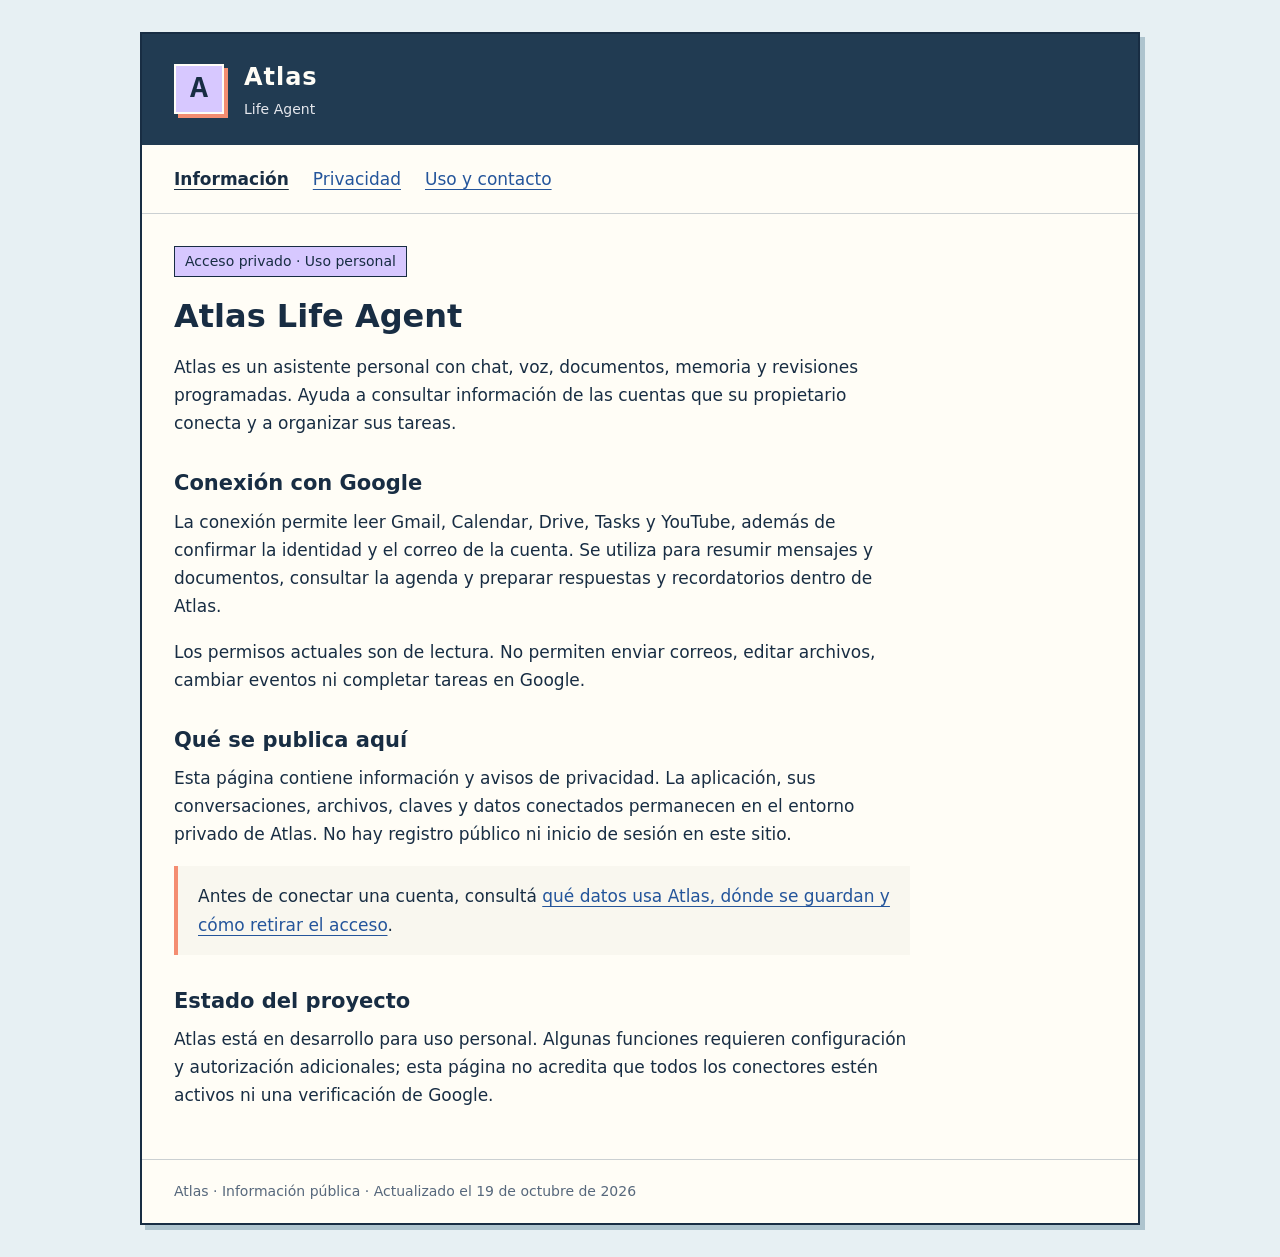
<file: index.html>
<!doctype html>
<html lang="es">
<head><meta charset="utf-8"><meta name="viewport" content="width=device-width,initial-scale=1"><meta name="description" content="Información, conexión con Google y privacidad de Atlas Life Agent, asistente personal de acceso privado."><meta name="referrer" content="no-referrer"><title>Atlas · Información</title><link rel="stylesheet" href="styles.css"></head>
<body><a class="skip" href="#contenido">Ir al contenido</a><div class="shell">
<header><span class="mark" aria-hidden="true">A</span><div><div class="brand">Atlas</div><p>Life Agent</p></div></header>
<nav aria-label="Información de Atlas"><a href="index.html" aria-current="page">Información</a><a href="privacidad.html">Privacidad</a><a href="uso.html">Uso y contacto</a></nav>
<main id="contenido"><span class="label">Acceso privado · Uso personal</span><h1>Atlas Life Agent</h1>
<p>Atlas es un asistente personal con chat, voz, documentos, memoria y revisiones programadas. Ayuda a consultar información de las cuentas que su propietario conecta y a organizar sus tareas.</p>
<h2>Conexión con Google</h2><p>La conexión permite leer Gmail, Calendar, Drive, Tasks y YouTube, además de confirmar la identidad y el correo de la cuenta. Se utiliza para resumir mensajes y documentos, consultar la agenda y preparar respuestas y recordatorios dentro de Atlas.</p>
<p>Los permisos actuales son de lectura. No permiten enviar correos, editar archivos, cambiar eventos ni completar tareas en Google.</p>
<h2>Qué se publica aquí</h2><p>Esta página contiene información y avisos de privacidad. La aplicación, sus conversaciones, archivos, claves y datos conectados permanecen en el entorno privado de Atlas. No hay registro público ni inicio de sesión en este sitio.</p>
<div class="note">Antes de conectar una cuenta, consultá <a href="privacidad.html">qué datos usa Atlas, dónde se guardan y cómo retirar el acceso</a>.</div>
<h2>Estado del proyecto</h2><p>Atlas está en desarrollo para uso personal. Algunas funciones requieren configuración y autorización adicionales; esta página no acredita que todos los conectores estén activos ni una verificación de Google.</p>
</main><footer><p>Atlas · Información pública · Actualizado el 19 de octubre de 2026</p></footer></div></body></html>
</file>
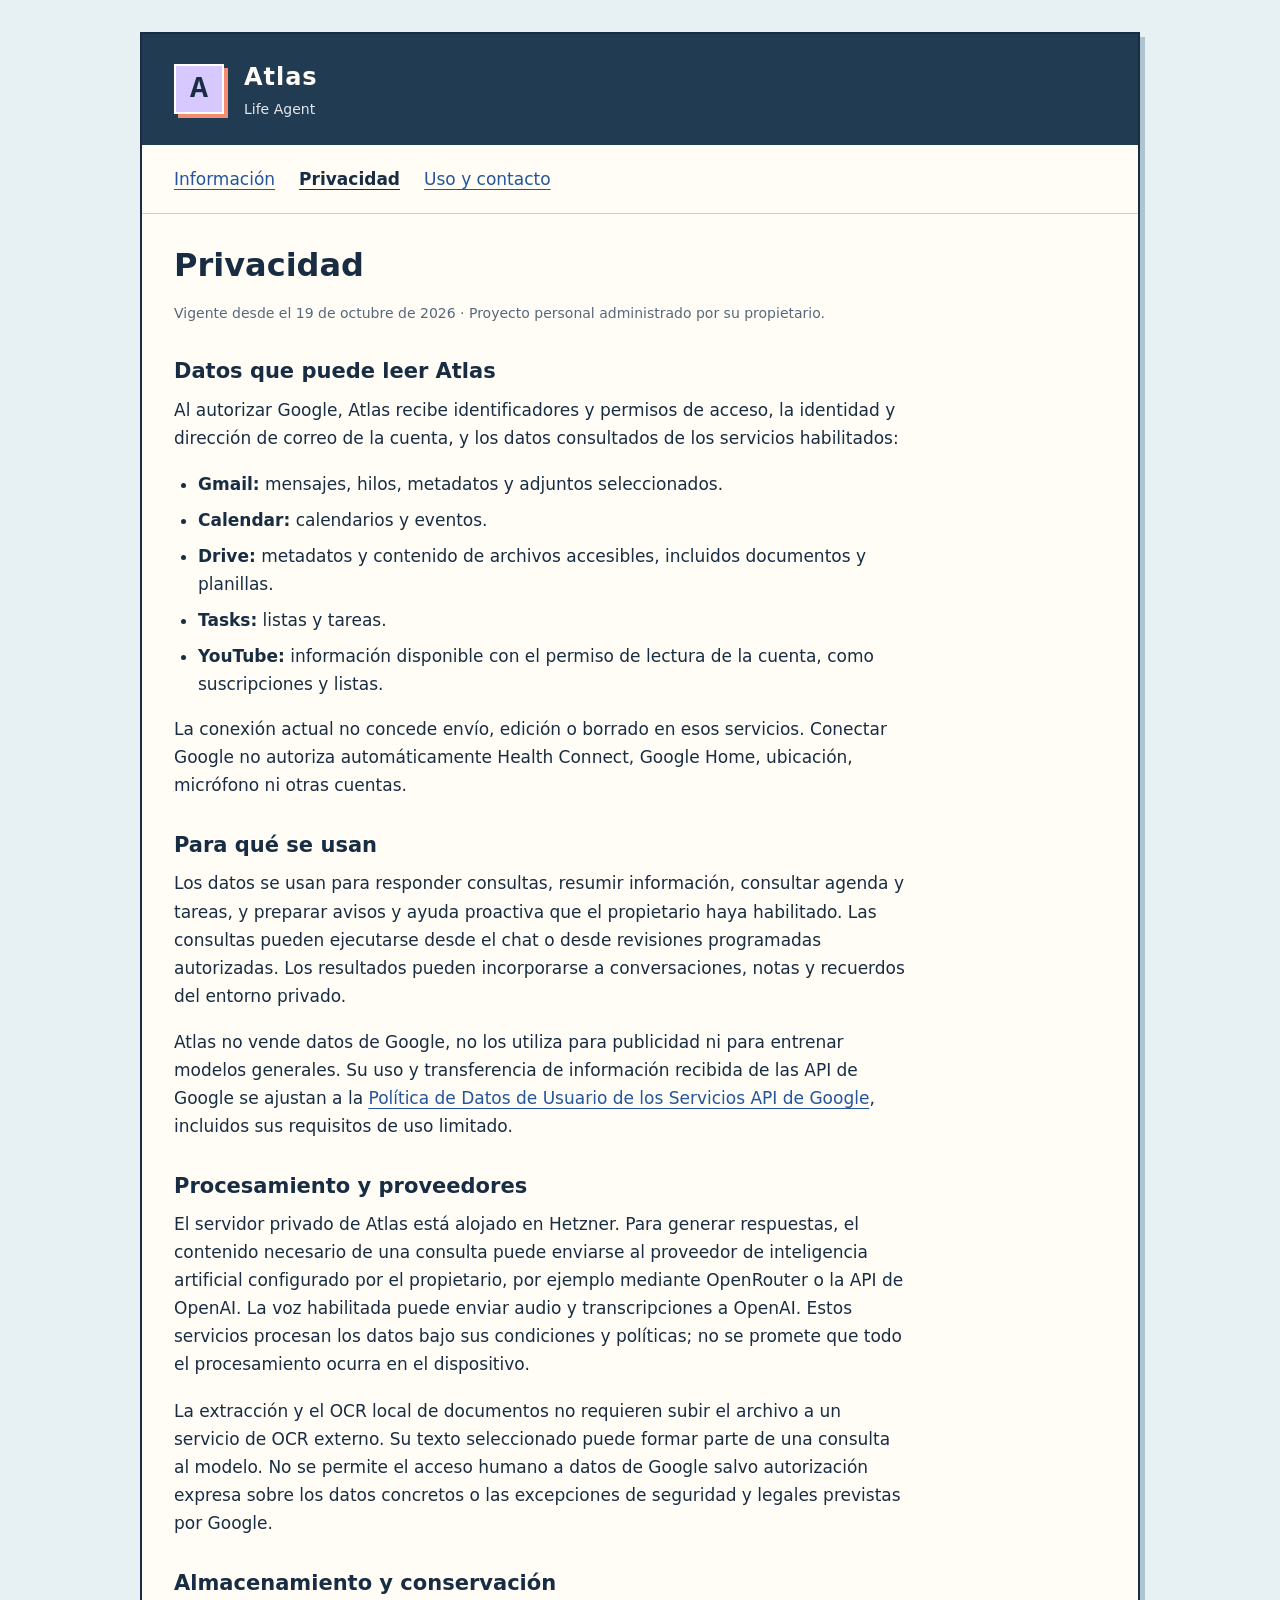
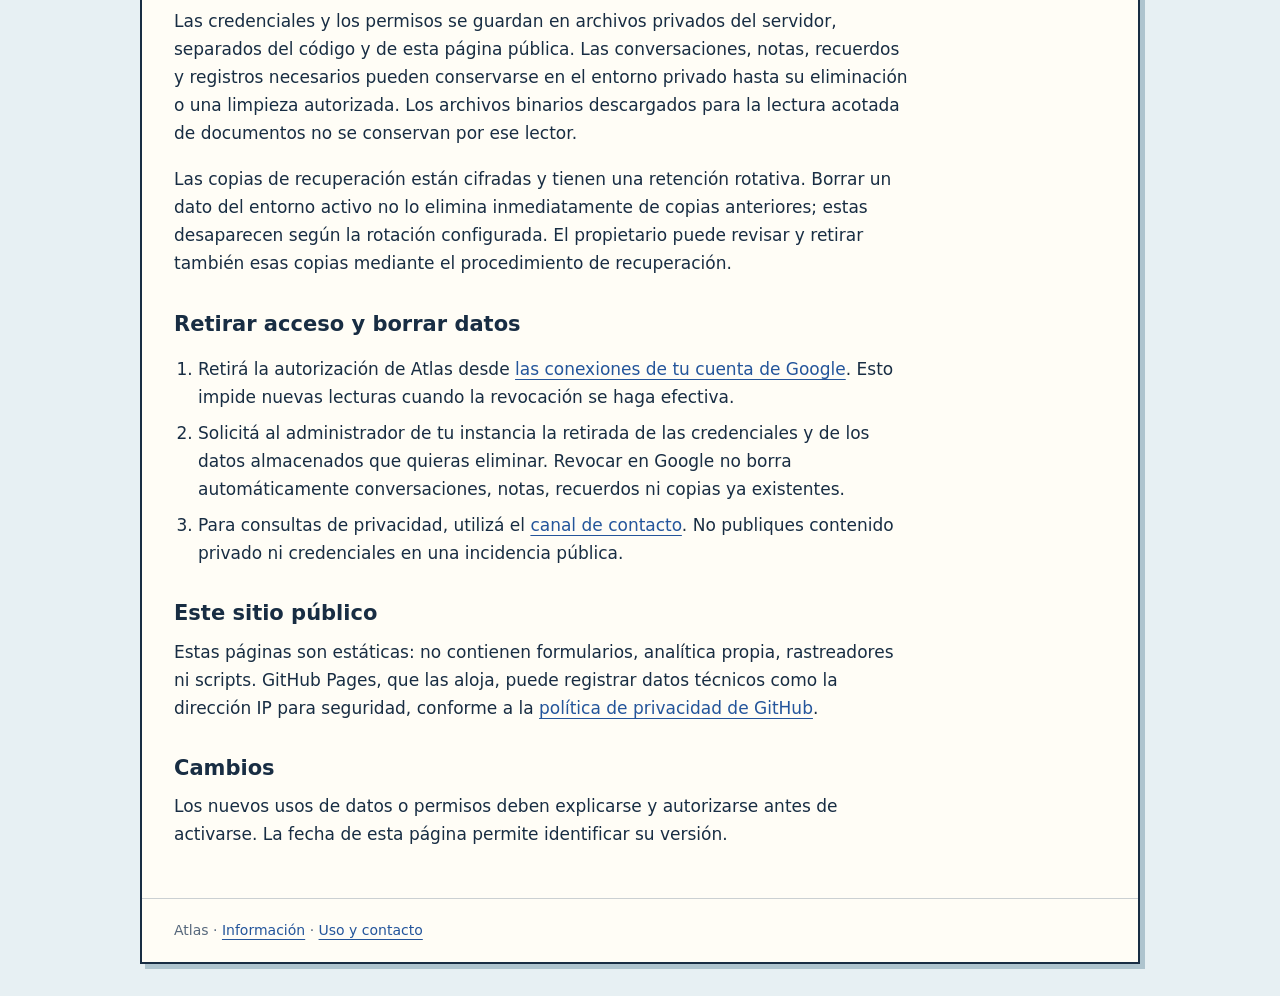
<file: privacidad.html>
<!doctype html>
<html lang="es">
<head><meta charset="utf-8"><meta name="viewport" content="width=device-width,initial-scale=1"><meta name="description" content="Privacidad de Atlas Life Agent: datos de Google, uso, proveedores, almacenamiento y retirada de acceso."><meta name="referrer" content="no-referrer"><title>Atlas · Privacidad</title><link rel="stylesheet" href="styles.css"></head>
<body><a class="skip" href="#contenido">Ir al contenido</a><div class="shell">
<header><span class="mark" aria-hidden="true">A</span><div><div class="brand">Atlas</div><p>Life Agent</p></div></header>
<nav aria-label="Información de Atlas"><a href="index.html">Información</a><a href="privacidad.html" aria-current="page">Privacidad</a><a href="uso.html">Uso y contacto</a></nav>
<main id="contenido"><h1>Privacidad</h1><p class="meta">Vigente desde el 19 de octubre de 2026 · Proyecto personal administrado por su propietario.</p>
<h2>Datos que puede leer Atlas</h2><p>Al autorizar Google, Atlas recibe identificadores y permisos de acceso, la identidad y dirección de correo de la cuenta, y los datos consultados de los servicios habilitados:</p>
<ul><li><strong>Gmail:</strong> mensajes, hilos, metadatos y adjuntos seleccionados.</li><li><strong>Calendar:</strong> calendarios y eventos.</li><li><strong>Drive:</strong> metadatos y contenido de archivos accesibles, incluidos documentos y planillas.</li><li><strong>Tasks:</strong> listas y tareas.</li><li><strong>YouTube:</strong> información disponible con el permiso de lectura de la cuenta, como suscripciones y listas.</li></ul>
<p>La conexión actual no concede envío, edición o borrado en esos servicios. Conectar Google no autoriza automáticamente Health Connect, Google Home, ubicación, micrófono ni otras cuentas.</p>
<h2>Para qué se usan</h2><p>Los datos se usan para responder consultas, resumir información, consultar agenda y tareas, y preparar avisos y ayuda proactiva que el propietario haya habilitado. Las consultas pueden ejecutarse desde el chat o desde revisiones programadas autorizadas. Los resultados pueden incorporarse a conversaciones, notas y recuerdos del entorno privado.</p>
<p>Atlas no vende datos de Google, no los utiliza para publicidad ni para entrenar modelos generales. Su uso y transferencia de información recibida de las API de Google se ajustan a la <a href="https://developers.google.com/terms/api-services-user-data-policy" rel="noreferrer">Política de Datos de Usuario de los Servicios API de Google</a>, incluidos sus requisitos de uso limitado.</p>
<h2>Procesamiento y proveedores</h2><p>El servidor privado de Atlas está alojado en Hetzner. Para generar respuestas, el contenido necesario de una consulta puede enviarse al proveedor de inteligencia artificial configurado por el propietario, por ejemplo mediante OpenRouter o la API de OpenAI. La voz habilitada puede enviar audio y transcripciones a OpenAI. Estos servicios procesan los datos bajo sus condiciones y políticas; no se promete que todo el procesamiento ocurra en el dispositivo.</p>
<p>La extracción y el OCR local de documentos no requieren subir el archivo a un servicio de OCR externo. Su texto seleccionado puede formar parte de una consulta al modelo. No se permite el acceso humano a datos de Google salvo autorización expresa sobre los datos concretos o las excepciones de seguridad y legales previstas por Google.</p>
<h2>Almacenamiento y conservación</h2><p>Las credenciales y los permisos se guardan en archivos privados del servidor, separados del código y de esta página pública. Las conversaciones, notas, recuerdos y registros necesarios pueden conservarse en el entorno privado hasta su eliminación o una limpieza autorizada. Los archivos binarios descargados para la lectura acotada de documentos no se conservan por ese lector.</p>
<p>Las copias de recuperación están cifradas y tienen una retención rotativa. Borrar un dato del entorno activo no lo elimina inmediatamente de copias anteriores; estas desaparecen según la rotación configurada. El propietario puede revisar y retirar también esas copias mediante el procedimiento de recuperación.</p>
<h2>Retirar acceso y borrar datos</h2><ol><li>Retirá la autorización de Atlas desde <a href="https://myaccount.google.com/connections" rel="noreferrer">las conexiones de tu cuenta de Google</a>. Esto impide nuevas lecturas cuando la revocación se haga efectiva.</li><li>Solicitá al administrador de tu instancia la retirada de las credenciales y de los datos almacenados que quieras eliminar. Revocar en Google no borra automáticamente conversaciones, notas, recuerdos ni copias ya existentes.</li><li>Para consultas de privacidad, utilizá el <a href="uso.html#contacto">canal de contacto</a>. No publiques contenido privado ni credenciales en una incidencia pública.</li></ol>
<h2>Este sitio público</h2><p>Estas páginas son estáticas: no contienen formularios, analítica propia, rastreadores ni scripts. GitHub Pages, que las aloja, puede registrar datos técnicos como la dirección IP para seguridad, conforme a la <a href="https://docs.github.com/en/site-policy/privacy-policies/github-general-privacy-statement" rel="noreferrer">política de privacidad de GitHub</a>.</p>
<h2>Cambios</h2><p>Los nuevos usos de datos o permisos deben explicarse y autorizarse antes de activarse. La fecha de esta página permite identificar su versión.</p>
</main><footer><p>Atlas · <a href="index.html">Información</a> · <a href="uso.html">Uso y contacto</a></p></footer></div></body></html>
</file>
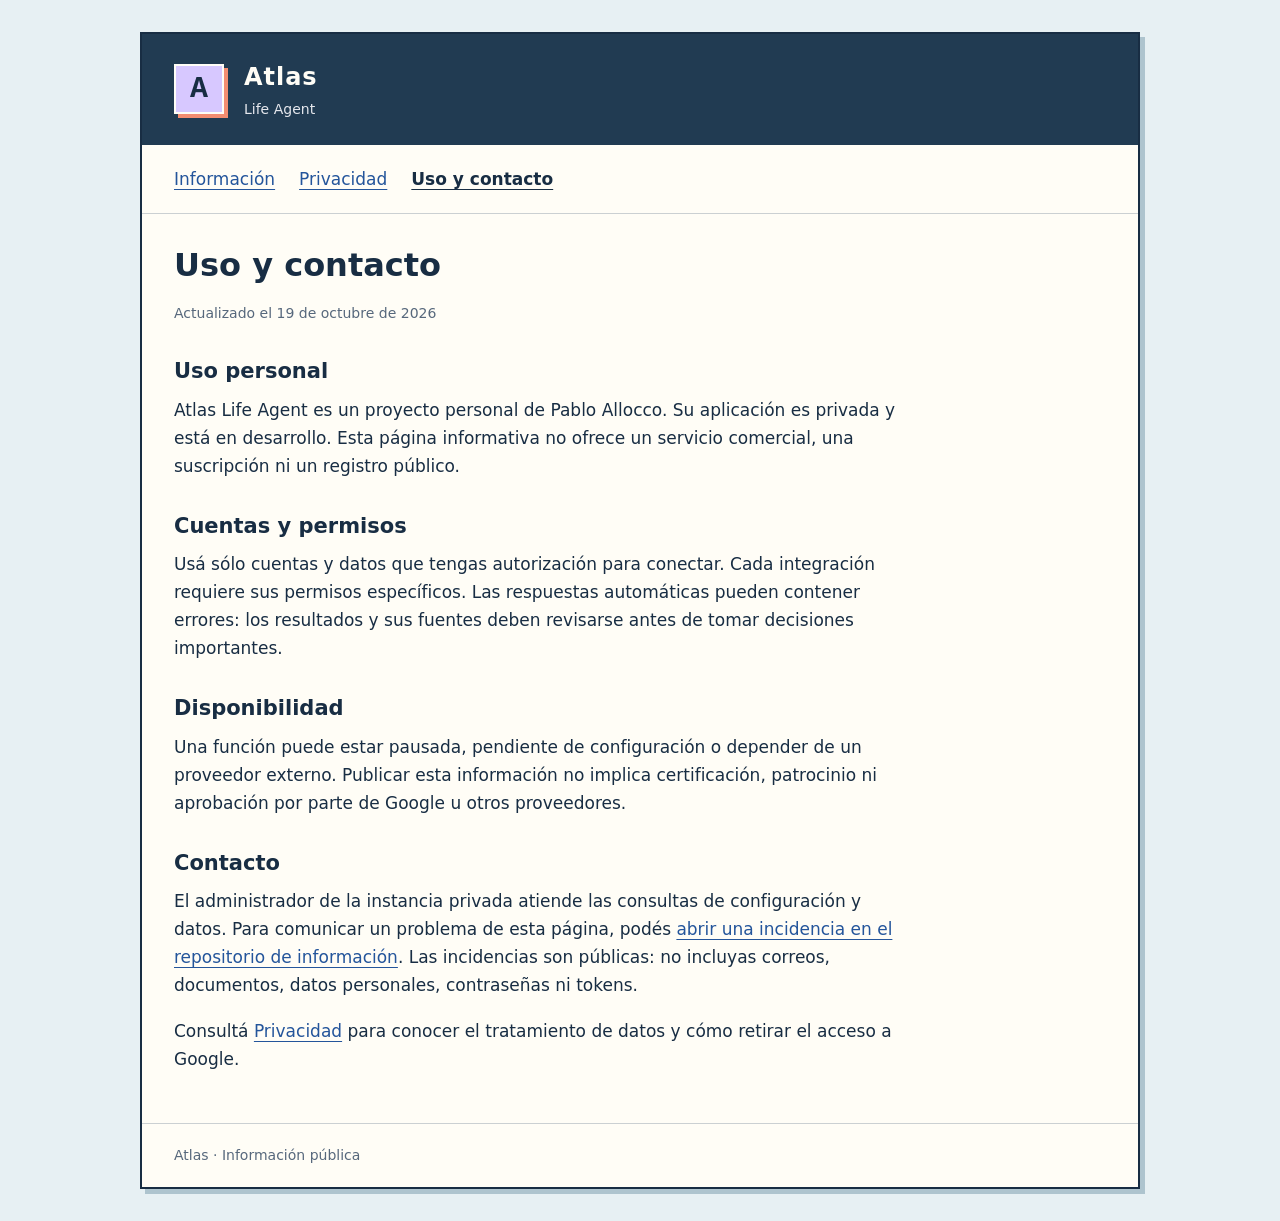
<file: uso.html>
<!doctype html>
<html lang="es">
<head><meta charset="utf-8"><meta name="viewport" content="width=device-width,initial-scale=1"><meta name="description" content="Alcance del uso personal de Atlas Life Agent y canal de contacto."><meta name="referrer" content="no-referrer"><title>Atlas · Uso y contacto</title><link rel="stylesheet" href="styles.css"></head>
<body><a class="skip" href="#contenido">Ir al contenido</a><div class="shell">
<header><span class="mark" aria-hidden="true">A</span><div><div class="brand">Atlas</div><p>Life Agent</p></div></header>
<nav aria-label="Información de Atlas"><a href="index.html">Información</a><a href="privacidad.html">Privacidad</a><a href="uso.html" aria-current="page">Uso y contacto</a></nav>
<main id="contenido"><h1>Uso y contacto</h1><p class="meta">Actualizado el 19 de octubre de 2026</p>
<h2>Uso personal</h2><p>Atlas Life Agent es un proyecto personal de Pablo Allocco. Su aplicación es privada y está en desarrollo. Esta página informativa no ofrece un servicio comercial, una suscripción ni un registro público.</p>
<h2>Cuentas y permisos</h2><p>Usá sólo cuentas y datos que tengas autorización para conectar. Cada integración requiere sus permisos específicos. Las respuestas automáticas pueden contener errores: los resultados y sus fuentes deben revisarse antes de tomar decisiones importantes.</p>
<h2>Disponibilidad</h2><p>Una función puede estar pausada, pendiente de configuración o depender de un proveedor externo. Publicar esta información no implica certificación, patrocinio ni aprobación por parte de Google u otros proveedores.</p>
<h2 id="contacto">Contacto</h2><p>El administrador de la instancia privada atiende las consultas de configuración y datos. Para comunicar un problema de esta página, podés <a href="https://github.com/pallocco/atlas-info/issues" rel="noreferrer">abrir una incidencia en el repositorio de información</a>. Las incidencias son públicas: no incluyas correos, documentos, datos personales, contraseñas ni tokens.</p>
<p>Consultá <a href="privacidad.html">Privacidad</a> para conocer el tratamiento de datos y cómo retirar el acceso a Google.</p>
</main><footer><p>Atlas · Información pública</p></footer></div></body></html>
</file>
<file: styles.css>
:root{color-scheme:light;--ink:#182d43;--navy:#213b52;--paper:#fffdf6;--canvas:#e7f0f3;--muted:#57687c;--coral:#f48d71;--lavender:#d7c8ff}*{box-sizing:border-box}body{margin:0;background:var(--canvas);color:var(--ink);font:17px/1.65 system-ui,-apple-system,BlinkMacSystemFont,"Segoe UI",sans-serif}a{color:#24559b;text-underline-offset:4px}a:focus-visible{outline:3px solid #397ac5;outline-offset:5px}.shell{max-width:1000px;margin:32px auto;background:var(--paper);border:2px solid var(--ink);box-shadow:5px 5px 0 #aec4ce}header{padding:24px 32px;background:var(--navy);color:var(--paper);display:flex;gap:20px;align-items:center}.mark{display:grid;place-items:center;width:50px;height:50px;flex-shrink:0;border:2px solid var(--paper);background:var(--lavender);color:var(--ink);box-shadow:4px 4px 0 var(--coral);font:bold 30px/1 monospace}.brand{font-weight:750;font-size:24px;letter-spacing:.04em}header p{margin:0;color:#e5e7ed;font-size:14px}nav{display:flex;flex-wrap:wrap;gap:6px 24px;padding:14px 32px;border-bottom:1px solid #cbd0d2}nav a{display:inline-block;padding:6px 0}nav [aria-current=page]{font-weight:700;color:var(--ink)}main{padding:32px;max-width:800px}h1{font-size:32px;line-height:1.2;margin:0 0 18px}h2{font-size:21px;line-height:1.35;margin:32px 0 10px}p{margin:0 0 18px}ul,ol{padding-left:24px}li{margin:8px 0}.label{display:inline-block;background:var(--lavender);border:1px solid var(--ink);padding:3px 10px;font-size:14px;margin-bottom:20px}.note{background:#f9f7ef;border-left:4px solid var(--coral);padding:16px 20px}.meta,footer{font-size:14px;color:var(--muted)}footer{border-top:1px solid #cbd0d2;padding:20px 32px}footer p{margin:0}.skip{position:absolute;left:20px;top:-100px;background:var(--paper);padding:10px}.skip:focus{top:10px}@media(max-width:650px){.shell{margin:12px;border-width:2px;box-shadow:3px 3px 0 #aec4ce}header,nav,main,footer{padding-left:20px;padding-right:20px}header{gap:16px}h1{font-size:28px}body{font-size:16px}}
</file>
